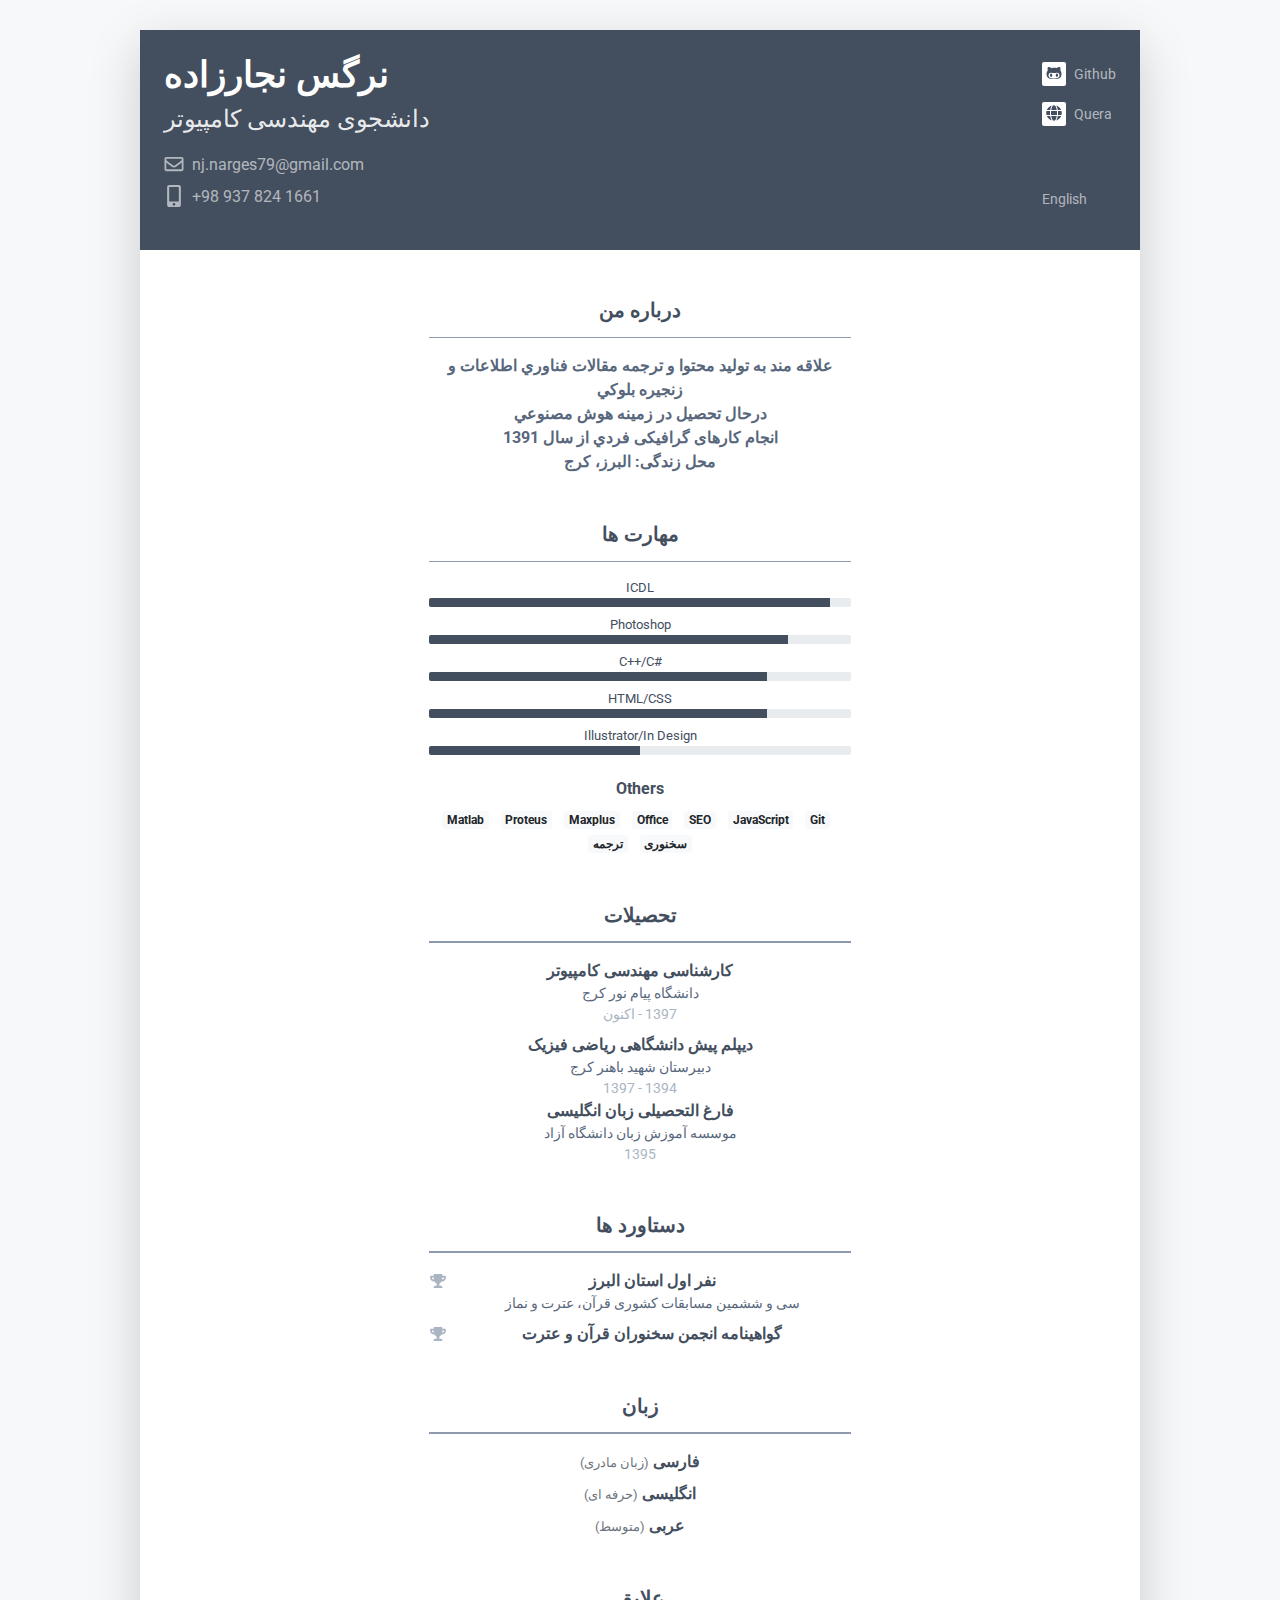
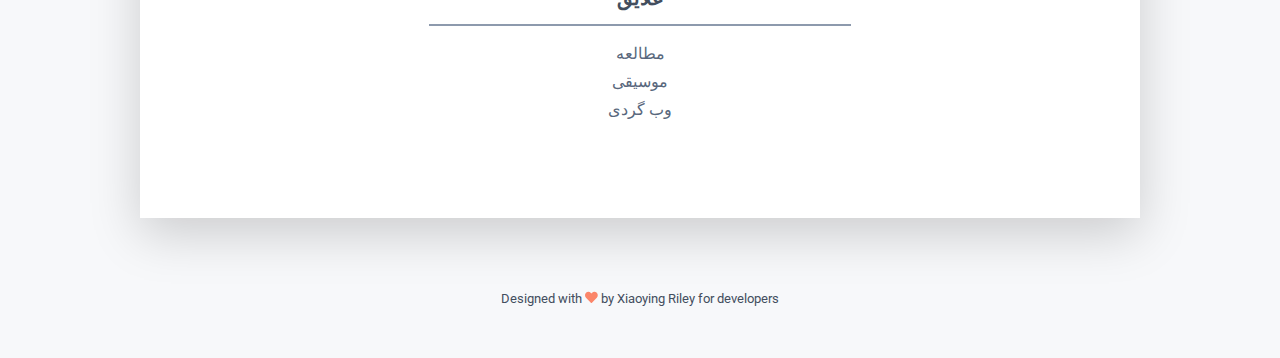
<file: index.html>
<!DOCTYPE html>
<html lang="en"> 
<head>
    <title>NarcNj (Narges Najarzadeh)</title>
    
    <!-- Meta -->
    <meta charset="utf-8">
    <meta http-equiv="X-UA-Compatible" content="IE=edge">
    <meta name="viewport" content="width=device-width, initial-scale=1.0">
    <meta name="description" content="Responsive Resume Template">
    <meta name="author" content="Xiaoying Riley at 3rd Wave Media">    
    <link rel="shortcut icon" href="favicon.ico"> 
    
    <!-- Google Font -->
    <link href="https://fonts.googleapis.com/css?family=Roboto:300,400,500,700,900" rel="stylesheet">
    
    <!-- FontAwesome JS-->
	<script defer src="assets/fontawesome/js/all.min.js"></script>
       
    <!-- Theme CSS -->  
    <link id="theme-style" rel="stylesheet" href="assets/css/pillar-1.css">


</head> 

<body>	

    <article class="resume-wrapper text-center position-relative">
	    <div class="resume-wrapper-inner mx-auto text-left bg-white shadow-lg">
		    <header class="resume-header pt-4 pt-md-0">
			    <div class="media flex-column flex-md-row">
				    
				    <div class="media-body p-4 d-flex flex-column flex-md-row mx-auto mx-lg-0">
					    <div class="primary-info">
						    <h1 class="name mt-0 mb-1 text-white text-uppercase text-uppercase">نرگس نجارزاده</h1>
						    <div class="title mb-3">دانشجوی مهندسی کامپیوتر</div>
						    <ul class="list-unstyled">
							    <li class="mb-2"><a href="#"><i class="far fa-envelope fa-fw mr-2" data-fa-transform="grow-3"></i>nj.narges79@gmail.com</a></li>
							    <li><a href="#"><i class="fas fa-mobile-alt fa-fw mr-2" data-fa-transform="grow-6"></i>+98 937 824 1661</a></li>
						    </ul>
					    </div><!--//primary-info-->
					    <div class="secondary-info ml-md-auto mt-2">
						    <ul class="resume-social list-unstyled">
				                <!--//<li class="mb-3"><a href="#"><span class="fa-container text-center mr-2"><i class="fab fa-linkedin-in fa-fw"></i></span>linkedin.com/in/stevedoe</a></li>-->
				                <li class="mb-3"><a href="https://github.com/NarcNj"><span class="fa-container text-center mr-2"><i class="fab fa-github-alt fa-fw"></i></span>Github</a></li>
				                <!--<li class="mb-3"><a href="#"><span class="fa-container text-center mr-2"><i class="fab fa-codepen fa-fw"></i></span>codepen.io/username/</a></li>-->
				                <li><a href="https://quera.ir/profile/NarcNj"><span class="fa-container text-center mr-2"><i class="fas fa-globe"></i></span>Quera</a></li>
								</br></br></br><a href="English.html">English</a>
						    </ul>
							
					    </div><!--//secondary-info-->
					    
				    </div><!--//media-body-->
			    </div><!--//media-->
		    </header>
		    <div class="resume-body p-5">
			   <!-- <section class="resume-section summary-section mb-5">
				    <h2 class="resume-section-title text-uppercase font-weight-bold pb-3 mb-3">ABOUT ME</h2>
				    <div class="resume-section-content">
					    <p class="mb-0">Birthday: January 19, 2001 </br>
										Address: Iran, Karaj</br>
										Content producer and translator of scientific articles in information technology,
										interested in computer systems and artificial intelligence, fluent in mathematics, computer science and analysis.
										Book cover, banner and logo designer
										</p>
				    </div>
			    </section>-->
				
			   <!--v class="row">
				    <div class="col-lg-9">
					    <section class="resume-section experience-section mb-5">
						    <h2 class="resume-section-title text-uppercase font-weight-bold pb-3 mb-3">Work Experience</h2>
						    <div class="resume-section-content">
							    <div class="resume-timeline position-relative">
								    <article class="resume-timeline-item position-relative pb-5">
									<section class="resume-section skills-section mb-5">
						    

								    </article><!--//resume-timeline-item
								    
								    
							    </div>
							    
							    
							    
							    
							    
							    
						    </div>
					    </section>
				    </div>-->
				    <div class="col-lg-3">
					<section class="resume-section summary-section mb-5">
				    <h2 class="resume-section-title text-uppercase font-weight-bold pb-3 mb-3">درباره من</h2>
				    <div class="resume-section-content">
					    <p class="mb-0">
										<b>
						علاقه مند به توليد محتوا و ترجمه مقالات فناوري اطلاعات و زنجيره بلوکي
					    </br>درحال تحصيل در زمینه هوش مصنوعي
 					    </br>انجام کارهای گرافیکی فردي از سال 1391
					    </br>محل زندگی: البرز، کرج
										</b>
										</p>
										
				    </div>
			    </section>
					    <section class="resume-section skills-section mb-5">
						    <h2 class="resume-section-title text-uppercase font-weight-bold pb-3 mb-3">مهارت ها</h2>
						    <div class="resume-section-content">
						        <div class="resume-skill-item">
							        <h4 class="resume-skills-cat font-weight-bold"></h4>
							        <ul class="list-unstyled mb-4">
								        <li class="mb-2">
								            <div class="resume-skill-name">ICDL</div>
									        <div class="progress resume-progress">
											    <div class="progress-bar theme-progress-bar-dark" role="progressbar" style="width: 95%" aria-valuenow="25" aria-valuemin="0" aria-valuemax="100"></div>
											</div>
								        </li>
								        <li class="mb-2">
								            <div class="resume-skill-name">Photoshop</div>
									        <div class="progress resume-progress">
											    <div class="progress-bar theme-progress-bar-dark" role="progressbar" style="width: 85%" aria-valuenow="25" aria-valuemin="0" aria-valuemax="100"></div>
											</div>
								        </li>
								        <li class="mb-2">
								            <div class="resume-skill-name">C++/C#</div>
									        <div class="progress resume-progress">
											    <div class="progress-bar theme-progress-bar-dark" role="progressbar" style="width: 80%" aria-valuenow="25" aria-valuemin="0" aria-valuemax="100"></div>
											</div>
								        </li>
								        
								        <li class="mb-2">
								            <div class="resume-skill-name">HTML/CSS</div>
									        <div class="progress resume-progress">
											    <div class="progress-bar theme-progress-bar-dark" role="progressbar" style="width: 80%" aria-valuenow="25" aria-valuemin="0" aria-valuemax="100"></div>
											</div>
								        </li>
								        <li class="mb-2">
								            <div class="resume-skill-name">Illustrator/In Design</div>
									        <div class="progress resume-progress">
											    <div class="progress-bar theme-progress-bar-dark" role="progressbar" style="width: 50%" aria-valuenow="25" aria-valuemin="0" aria-valuemax="100"></div>
											</div>
								        </li>
							        </ul>
						        </div><!--//resume-skill-item-->
						        
						       <!-- <div class="resume-skill-item">
						            <h4 class="resume-skills-cat font-weight-bold">Backend</h4>
							        <ul class="list-unstyled">
								        <li class="mb-2">
								            <div class="resume-skill-name">Python/Django</div>
									        <div class="progress resume-progress">
											    <div class="progress-bar theme-progress-bar-dark" role="progressbar" style="width: 95%" aria-valuenow="25" aria-valuemin="0" aria-valuemax="100"></div>
											</div>
								        </li>
								        <li class="mb-2">
								            <div class="resume-skill-name">Ruby/Rails</div>
									        <div class="progress resume-progress">
											    <div class="progress-bar theme-progress-bar-dark" role="progressbar" style="width: 92%" aria-valuenow="25" aria-valuemin="0" aria-valuemax="100"></div>
											</div>
								        </li>
								        <li class="mb-2">
								            <div class="resume-skill-name">PHP</div>
									        <div class="progress resume-progress">
											    <div class="progress-bar theme-progress-bar-dark" role="progressbar" style="width: 86%" aria-valuenow="25" aria-valuemin="0" aria-valuemax="100"></div>
											</div>
								        </li>
								        <li class="mb-2">
								            <div class="resume-skill-name">WordPress/Shopify</div>
									        <div class="progress resume-progress">
											    <div class="progress-bar theme-progress-bar-dark" role="progressbar" style="width: 82%" aria-valuenow="25" aria-valuemin="0" aria-valuemax="100"></div>
											</div>
								        </li>
							        </ul>
						        </div><!--//resume-skill-item-->
						        
						        <div class="resume-skill-item">
						            <h4 class="resume-skills-cat font-weight-bold">Others</h4>
						            <ul class="list-inline">
							            <li class="list-inline-item"><span class="badge badge-light">Matlab</span></li>
							            <li class="list-inline-item"><span class="badge badge-light">Proteus</span></li>
							            <li class="list-inline-item"><span class="badge badge-light">Maxplus</span></li>
							            <li class="list-inline-item"><span class="badge badge-light">Office</span></li>
							            <li class="list-inline-item"><span class="badge badge-light">SEO</span></li>
							            <li class="list-inline-item"><span class="badge badge-light">JavaScript</span></li>
							            <li class="list-inline-item"><span class="badge badge-light">Git</span></li>
							            <li class="list-inline-item"><span class="badge badge-light">ترجمه</span></li>
							            <li class="list-inline-item"><span class="badge badge-light">سخنوری</span></li>
						            </ul>
						        </div><!--//resume-skill-item-->
						    </div><!--resume-section-content-->
					    </section><!--//skills-section-->
					    <section class="resume-section education-section mb-5">
						    <h2 class="resume-section-title text-uppercase font-weight-bold pb-3 mb-3">تحصیلات</h2>
						    <div class="resume-section-content">
							    <ul class="list-unstyled">
								    <li class="mb-2">
								        <div class="resume-degree font-weight-bold">کارشناسی مهندسی کامپیوتر</div>
								        <div class="resume-degree-org">دانشگاه پیام نور کرج</div>
								        <div class="resume-degree-time" style="direction:rtl">1397 - اکنون</div>
								    </li>
								    <li>
								        <div class="resume-degree font-weight-bold">دیپلم پیش دانشگاهی ریاضی فیزیک</div>
								        <div class="resume-degree-org">دبیرستان شهید باهنر کرج</div>
								        <div class="resume-degree-time">1397 - 1394</div>
								    </li>
									<li>
								        <div class="resume-degree font-weight-bold">فارغ التحصیلی زبان انگلیسی</div>
								        <div class="resume-degree-org">موسسه آموزش زبان دانشگاه آزاد</div>
								        <div class="resume-degree-time">1395</div>
								    </li>
							    </ul>
						    </div>
					    </section><!--//education-section-->
					    <section class="resume-section reference-section mb-5">
						    <h2 class="resume-section-title text-uppercase font-weight-bold pb-3 mb-3">دستاورد ها</h2>
						    <div class="resume-section-content">
							    <ul class="list-unstyled resume-awards-list">
								    <li class="mb-2 pl-4 position-relative" type="none";>
								        <i class="resume-award-icon fas fa-trophy position-absolute" data-fa-transform="shrink-2"></i>
								        <div class="resume-award-name">نفر اول استان البرز</div>
								        <div class="resume-award-desc">سی و ششمین مسابقات کشوری قرآن، عترت و نماز </div>
								    </li>
									<li class="mb-2 pl-4 position-relative" type="none";>
								        <i class="resume-award-icon fas fa-trophy position-absolute" data-fa-transform="shrink-2"></i>
								        <div class="resume-award-name">گواهینامه انجمن سخنوران قرآن و عترت</div>
								    </li>
							    </ul>
						    </div>
					    </section><!--//interests-section-->
					    <section class="resume-section language-section mb-5">
						    <h2 class="resume-section-title text-uppercase font-weight-bold pb-3 mb-3">زبان</h2>
						    <div class="resume-section-content">
							    <ul class="list-unstyled resume-lang-list">
								    <li class="mb-2"><span class="resume-lang-name font-weight-bold">فارسی</span> <small class="text-muted font-weight-normal">(زبان مادری)</small></li>
								    <li class="mb-2 align-middle"><span class="resume-lang-name font-weight-bold">انگلیسی</span> <small class="text-muted font-weight-normal">(حرفه ای)</small></li>
								    <li><span class="resume-lang-name font-weight-bold">عربی</span> <small class="text-muted font-weight-normal">(متوسط)</small></li>
							    </ul>
						    </div>
					    </section><!--//language-section-->
					    <section class="resume-section interests-section mb-5">
						    <h2 class="resume-section-title text-uppercase font-weight-bold pb-3 mb-3">علایق</h2>
						    <div class="resume-section-content">
							    <ul class="list-unstyled">
								    <li class="mb-1">مطالعه</li>
								    <li class="mb-1">موسیقی</li>
								    <li class="mb-1">وب گردی</li>
							    </ul>
						    </div>
					    </section><!--//interests-section-->
					    
				    </div>
			    </div><!--//row-->
		    </div><!--//resume-body-->
		    
		    
	    </div>
    </article>  

    
    <footer class="footer text-center pt-2 pb-5">
	    <!--/* This template is free as long as you keep the footer attribution link. If you'd like to use the template without the attribution link, you can buy the commercial license via our website: themes.3rdwavemedia.com Thank you for your support. :) */-->
        <small class="copyright">Designed with <i class="fas fa-heart"></i> by <a href="http://themes.3rdwavemedia.com" target="_blank">Xiaoying Riley</a> for developers</small>
    </footer>

    

</body>
</html>
</file>
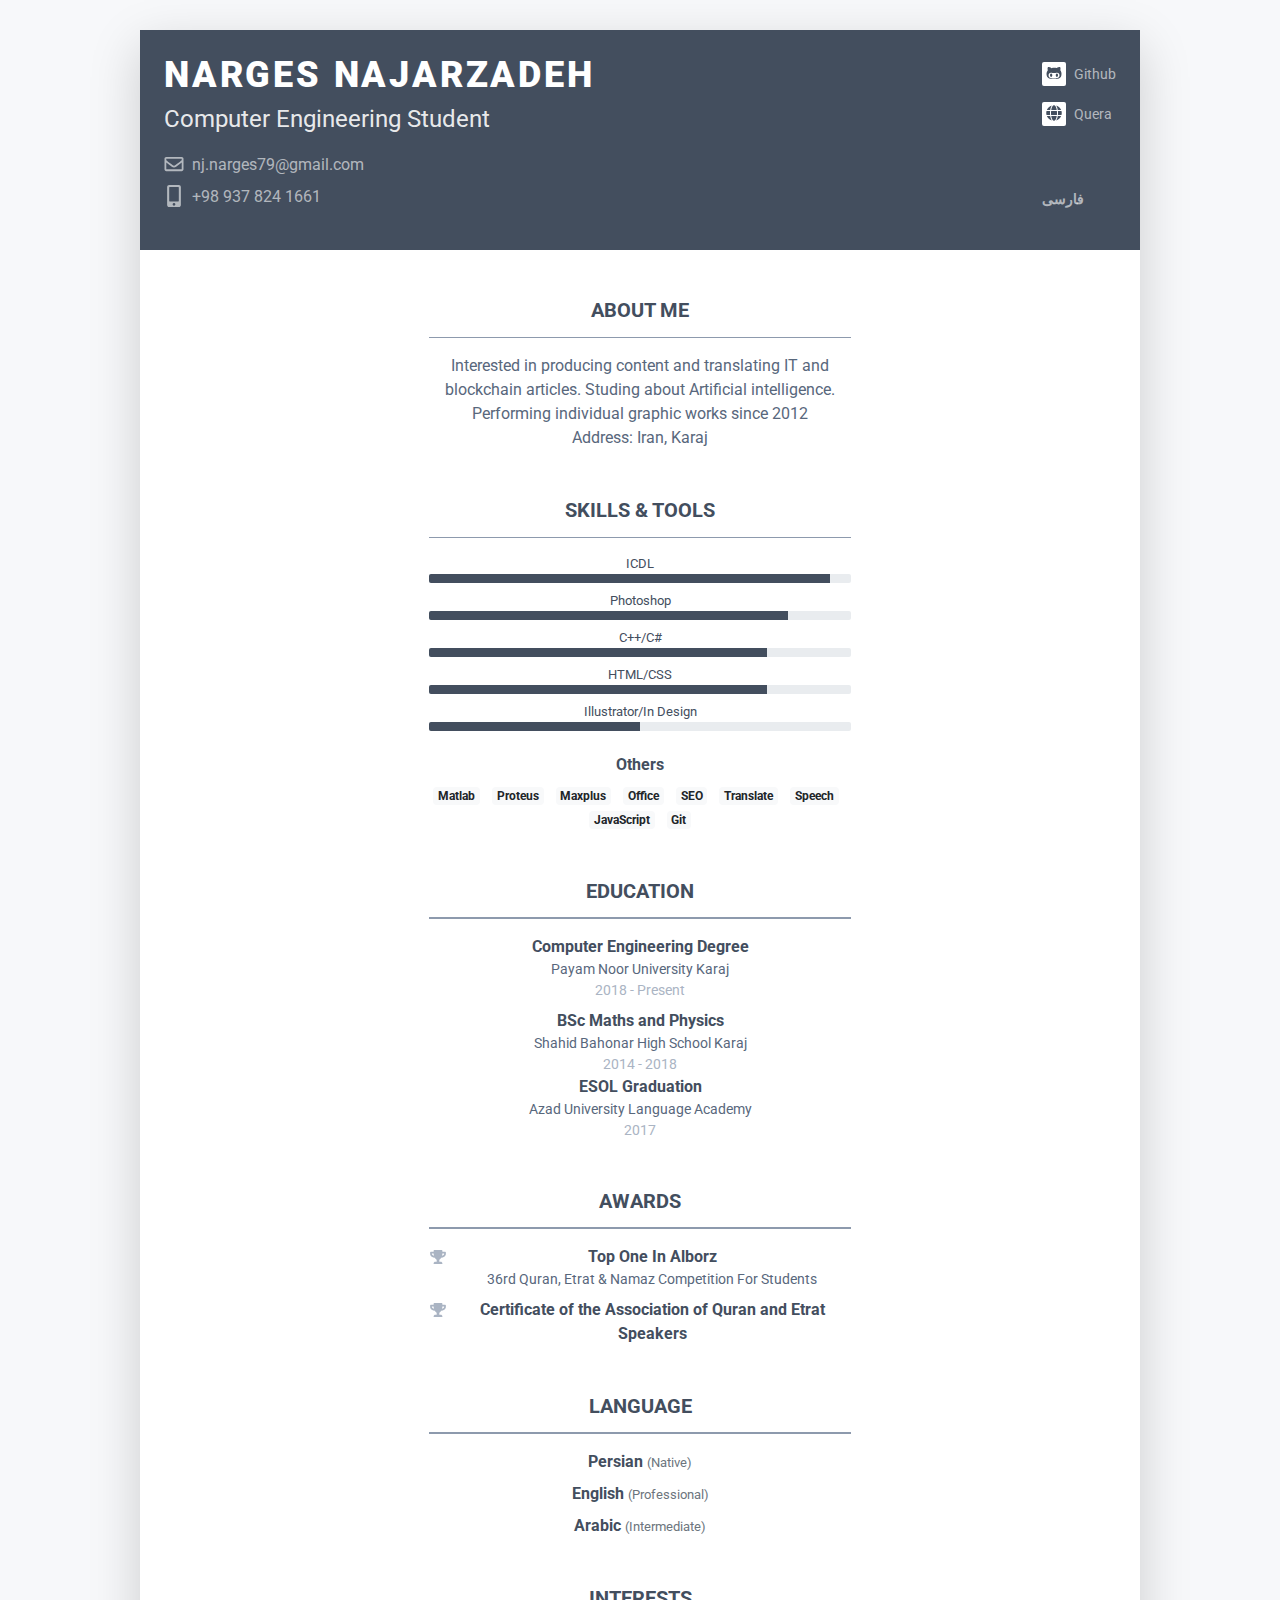
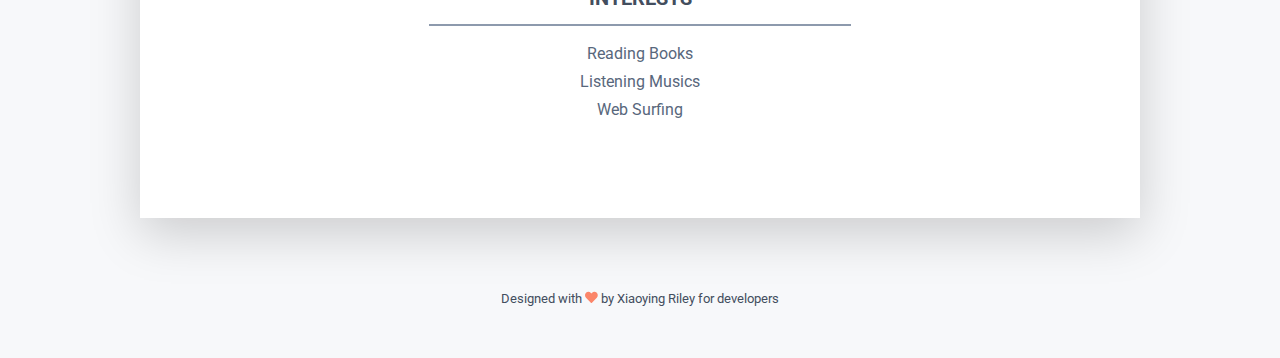
<file: English.html>
<!DOCTYPE html>
<html lang="en"> 
<head>
    <title>NarcNj (Narges Najarzadeh)</title>
    
    <!-- Meta -->
    <meta charset="utf-8">
    <meta http-equiv="X-UA-Compatible" content="IE=edge">
    <meta name="viewport" content="width=device-width, initial-scale=1.0">
    <meta name="description" content="Responsive Resume Template">
    <meta name="author" content="Xiaoying Riley at 3rd Wave Media">    
    <link rel="shortcut icon" href="favicon.ico"> 
    
    <!-- Google Font -->
    <link href="https://fonts.googleapis.com/css?family=Roboto:300,400,500,700,900" rel="stylesheet">
    
    <!-- FontAwesome JS-->
	<script defer src="assets/fontawesome/js/all.min.js"></script>
       
    <!-- Theme CSS -->  
    <link id="theme-style" rel="stylesheet" href="assets/css/pillar-1.css">


</head> 

<body>	

    <article class="resume-wrapper text-center position-relative">
	    <div class="resume-wrapper-inner mx-auto text-left bg-white shadow-lg">
		    <header class="resume-header pt-4 pt-md-0">
			    <div class="media flex-column flex-md-row">
				    
				    <div class="media-body p-4 d-flex flex-column flex-md-row mx-auto mx-lg-0">
					    <div class="primary-info">
						    <h1 class="name mt-0 mb-1 text-white text-uppercase text-uppercase">Narges Najarzadeh</h1>
						    <div class="title mb-3">Computer Engineering Student</div>
						    <ul class="list-unstyled">
							    <li class="mb-2"><a href="#"><i class="far fa-envelope fa-fw mr-2" data-fa-transform="grow-3"></i>nj.narges79@gmail.com</a></li>
							    <li><a href="#"><i class="fas fa-mobile-alt fa-fw mr-2" data-fa-transform="grow-6"></i>+98 937 824 1661</a></li>
						    </ul>
					    </div><!--//primary-info-->
					    <div class="secondary-info ml-md-auto mt-2">
						    <ul class="resume-social list-unstyled">
				                <!--//<li class="mb-3"><a href="#"><span class="fa-container text-center mr-2"><i class="fab fa-linkedin-in fa-fw"></i></span>linkedin.com/in/stevedoe</a></li>-->
				                <li class="mb-3"><a href="https://github.com/NarcNj"><span class="fa-container text-center mr-2"><i class="fab fa-github-alt fa-fw"></i></span>Github</a></li>
				                <!--<li class="mb-3"><a href="#"><span class="fa-container text-center mr-2"><i class="fab fa-codepen fa-fw"></i></span>codepen.io/username/</a></li>-->
				                <li><a href="https://quera.ir/profile/NarcNj"><span class="fa-container text-center mr-2"><i class="fas fa-globe"></i></span>Quera</a></li>
								</br></br></br><a lang="fa" href="index.html"><b>فارسی</b></a>
						    </ul>
					    </div><!--//secondary-info-->
					    
				    </div><!--//media-body-->
			    </div><!--//media-->
		    </header>
		    <div class="resume-body p-5">
			   <!-- <section class="resume-section summary-section mb-5">
				    <h2 class="resume-section-title text-uppercase font-weight-bold pb-3 mb-3">ABOUT ME</h2>
				    <div class="resume-section-content">
					    <p class="mb-0">Birthday: January 19, 2001 </br>
										Address: Iran, Karaj</br>
										Content producer and translator of scientific articles in information technology,
										interested in computer systems and artificial intelligence, fluent in mathematics, computer science and analysis.
										Book cover, banner and logo designer
										</p>
				    </div>
			    </section>-->
				
			   <!--v class="row">
				    <div class="col-lg-9">
					    <section class="resume-section experience-section mb-5">
						    <h2 class="resume-section-title text-uppercase font-weight-bold pb-3 mb-3">Work Experience</h2>
						    <div class="resume-section-content">
							    <div class="resume-timeline position-relative">
								    <article class="resume-timeline-item position-relative pb-5">
									<section class="resume-section skills-section mb-5">
						    

								    </article><!--//resume-timeline-item
								    
								    
							    </div>
							    
							    
							    
							    
							    
							    
						    </div>
					    </section>
				    </div>-->
				    <div class="col-lg-3">
					<section class="resume-section summary-section mb-5">
				    <h2 class="resume-section-title text-uppercase font-weight-bold pb-3 mb-3">ABOUT ME</h2>
				    <div class="resume-section-content">
					    <p class="mb-0">
										Interested in producing content and translating IT and blockchain articles.
					    					Studing about Artificial intelligence.
										</br>Performing individual graphic works since 2012
										</br>Address: Iran, Karaj</br>
										</p>
				    </div>
			    </section>
					    <section class="resume-section skills-section mb-5">
						    <h2 class="resume-section-title text-uppercase font-weight-bold pb-3 mb-3">Skills &amp; Tools</h2>
						    <div class="resume-section-content">
						        <div class="resume-skill-item">
							        <h4 class="resume-skills-cat font-weight-bold"></h4>
							        <ul class="list-unstyled mb-4">
								        <li class="mb-2">
								            <div class="resume-skill-name">ICDL</div>
									        <div class="progress resume-progress">
											    <div class="progress-bar theme-progress-bar-dark" role="progressbar" style="width: 95%" aria-valuenow="25" aria-valuemin="0" aria-valuemax="100"></div>
											</div>
								        </li>
								        <li class="mb-2">
								            <div class="resume-skill-name">Photoshop</div>
									        <div class="progress resume-progress">
											    <div class="progress-bar theme-progress-bar-dark" role="progressbar" style="width: 85%" aria-valuenow="25" aria-valuemin="0" aria-valuemax="100"></div>
											</div>
								        </li>
								        <li class="mb-2">
								            <div class="resume-skill-name">C++/C#</div>
									        <div class="progress resume-progress">
											    <div class="progress-bar theme-progress-bar-dark" role="progressbar" style="width: 80%" aria-valuenow="25" aria-valuemin="0" aria-valuemax="100"></div>
											</div>
								        </li>
								        
								        <li class="mb-2">
								            <div class="resume-skill-name">HTML/CSS</div>
									        <div class="progress resume-progress">
											    <div class="progress-bar theme-progress-bar-dark" role="progressbar" style="width: 80%" aria-valuenow="25" aria-valuemin="0" aria-valuemax="100"></div>
											</div>
								        </li>
								        <li class="mb-2">
								            <div class="resume-skill-name">Illustrator/In Design</div>
									        <div class="progress resume-progress">
											    <div class="progress-bar theme-progress-bar-dark" role="progressbar" style="width: 50%" aria-valuenow="25" aria-valuemin="0" aria-valuemax="100"></div>
											</div>
								        </li>
							        </ul>
						        </div><!--//resume-skill-item-->
						        
						       <!-- <div class="resume-skill-item">
						            <h4 class="resume-skills-cat font-weight-bold">Backend</h4>
							        <ul class="list-unstyled">
								        <li class="mb-2">
								            <div class="resume-skill-name">Python/Django</div>
									        <div class="progress resume-progress">
											    <div class="progress-bar theme-progress-bar-dark" role="progressbar" style="width: 95%" aria-valuenow="25" aria-valuemin="0" aria-valuemax="100"></div>
											</div>
								        </li>
								        <li class="mb-2">
								            <div class="resume-skill-name">Ruby/Rails</div>
									        <div class="progress resume-progress">
											    <div class="progress-bar theme-progress-bar-dark" role="progressbar" style="width: 92%" aria-valuenow="25" aria-valuemin="0" aria-valuemax="100"></div>
											</div>
								        </li>
								        <li class="mb-2">
								            <div class="resume-skill-name">PHP</div>
									        <div class="progress resume-progress">
											    <div class="progress-bar theme-progress-bar-dark" role="progressbar" style="width: 86%" aria-valuenow="25" aria-valuemin="0" aria-valuemax="100"></div>
											</div>
								        </li>
								        <li class="mb-2">
								            <div class="resume-skill-name">WordPress/Shopify</div>
									        <div class="progress resume-progress">
											    <div class="progress-bar theme-progress-bar-dark" role="progressbar" style="width: 82%" aria-valuenow="25" aria-valuemin="0" aria-valuemax="100"></div>
											</div>
								        </li>
							        </ul>
						        </div><!--//resume-skill-item-->
						        
						        <div class="resume-skill-item">
						            <h4 class="resume-skills-cat font-weight-bold">Others</h4>
						            <ul class="list-inline">
							            <li class="list-inline-item"><span class="badge badge-light">Matlab</span></li>
							            <li class="list-inline-item"><span class="badge badge-light">Proteus</span></li>
							            <li class="list-inline-item"><span class="badge badge-light">Maxplus</span></li>
							            <li class="list-inline-item"><span class="badge badge-light">Office</span></li>
							            <li class="list-inline-item"><span class="badge badge-light">SEO</span></li>
							            <li class="list-inline-item"><span class="badge badge-light">Translate</span></li>
							            <li class="list-inline-item"><span class="badge badge-light">Speech</span></li>
							            <li class="list-inline-item"><span class="badge badge-light">JavaScript</span></li>
							            <li class="list-inline-item"><span class="badge badge-light">Git</span></li>
						            </ul>
						        </div><!--//resume-skill-item-->
						    </div><!--resume-section-content-->
					    </section><!--//skills-section-->
					    <section class="resume-section education-section mb-5">
						    <h2 class="resume-section-title text-uppercase font-weight-bold pb-3 mb-3">Education</h2>
						    <div class="resume-section-content">
							    <ul class="list-unstyled">
								    <li class="mb-2">
								        <div class="resume-degree font-weight-bold">Computer Engineering Degree</div>
								        <div class="resume-degree-org">Payam Noor University Karaj</div>
								        <div class="resume-degree-time">2018 - Present</div>
								    </li>
								    <li>
								        <div class="resume-degree font-weight-bold">BSc Maths and Physics</div>
								        <div class="resume-degree-org">Shahid Bahonar High School Karaj</div>
								        <div class="resume-degree-time">2014 - 2018</div>
								    </li>
									<li>
								        <div class="resume-degree font-weight-bold">ESOL Graduation</div>
								        <div class="resume-degree-org">Azad University Language Academy</div>
								        <div class="resume-degree-time">2017</div>
								    </li>
							    </ul>
						    </div>
					    </section><!--//education-section-->
					    <section class="resume-section reference-section mb-5">
						    <h2 class="resume-section-title text-uppercase font-weight-bold pb-3 mb-3">Awards</h2>
						    <div class="resume-section-content">
							    <ul class="list-unstyled resume-awards-list">
								    <li class="mb-2 pl-4 position-relative" type="none";>
								        <i class="resume-award-icon fas fa-trophy position-absolute" data-fa-transform="shrink-2"></i>
								        <div class="resume-award-name">Top One In Alborz</div>
								        <div class="resume-award-desc">36rd Quran, Etrat &amp; Namaz Competition For Students </div>
								    </li>
									<li class="mb-2 pl-4 position-relative" type="none";>
								        <i class="resume-award-icon fas fa-trophy position-absolute" data-fa-transform="shrink-2"></i>
								        <div class="resume-award-name">Certificate of the Association of Quran and Etrat Speakers</div>
								    </li>
							    </ul>
						    </div>
					    </section><!--//interests-section-->
					    <section class="resume-section language-section mb-5">
						    <h2 class="resume-section-title text-uppercase font-weight-bold pb-3 mb-3">Language</h2>
						    <div class="resume-section-content">
							    <ul class="list-unstyled resume-lang-list">
								    <li class="mb-2"><span class="resume-lang-name font-weight-bold">Persian</span> <small class="text-muted font-weight-normal">(Native)</small></li>
								    <li class="mb-2 align-middle"><span class="resume-lang-name font-weight-bold">English</span> <small class="text-muted font-weight-normal">(Professional)</small></li>
								    <li><span class="resume-lang-name font-weight-bold">Arabic</span> <small class="text-muted font-weight-normal">(Intermediate)</small></li>
							    </ul>
						    </div>
					    </section><!--//language-section-->
					    <section class="resume-section interests-section mb-5">
						    <h2 class="resume-section-title text-uppercase font-weight-bold pb-3 mb-3">Interests</h2>
						    <div class="resume-section-content">
							    <ul class="list-unstyled">
								    <li class="mb-1">Reading Books</li>
								    <li class="mb-1">Listening Musics</li>
								    <li class="mb-1">Web Surfing</li>
							    </ul>
						    </div>
					    </section><!--//interests-section-->
					    
				    </div>
			    </div><!--//row-->
		    </div><!--//resume-body-->
		    
		    
	    </div>
    </article>  

    
    <footer class="footer text-center pt-2 pb-5">
	    <!--/* This template is free as long as you keep the footer attribution link. If you'd like to use the template without the attribution link, you can buy the commercial license via our website: themes.3rdwavemedia.com Thank you for your support. :) */-->
        <small class="copyright">Designed with <i class="fas fa-heart"></i> by <a href="http://themes.3rdwavemedia.com" target="_blank">Xiaoying Riley</a> for developers</small>
    </footer>

    

</body>
</html>
</file>
